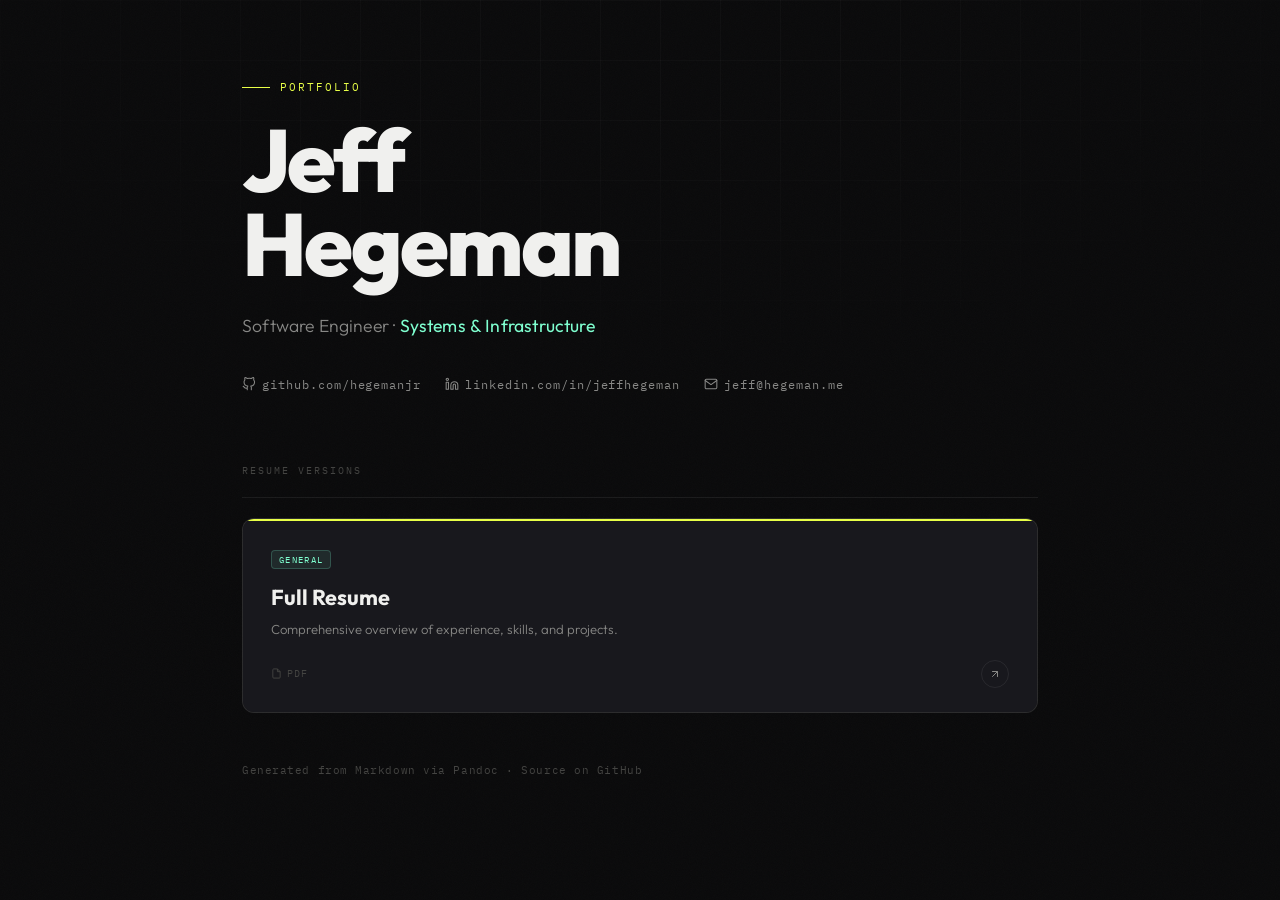
<file: index.html>
<!DOCTYPE html>
<html lang="en">
<head>
    <meta charset="UTF-8">
    <meta name="viewport" content="width=device-width, initial-scale=1.0">
    <title>Jeff Hegeman</title>
    <link rel="preconnect" href="https://fonts.googleapis.com">
    <link href="https://fonts.googleapis.com/css2?family=Outfit:wght@300;400;500;700;800&family=IBM+Plex+Mono:wght@400;500&display=swap" rel="stylesheet">
    <style>
        *, *::before, *::after { box-sizing: border-box; margin: 0; padding: 0; }

        :root {
            --bg: #0a0a0b;
            --bg2: #111114;
            --bg3: #18181d;
            --border: rgba(255,255,255,0.07);
            --border-hover: rgba(255,255,255,0.18);
            --accent: #e8ff47;
            --accent2: #7fffd0;
            --text: #f0f0ee;
            --muted: #888886;
            --faint: #444442;
            --font-display: 'Outfit', sans-serif;
            --font-body: 'Outfit', sans-serif;
            --font-mono: 'IBM Plex Mono', monospace;
        }

        html { font-size: 16px; }

        body {
            background: var(--bg);
            color: var(--text);
            font-family: var(--font-body);
            min-height: 100vh;
            overflow-x: hidden;
        }

        .noise {
            position: fixed; inset: 0; z-index: 0; pointer-events: none; opacity: 0.025;
            background-image: url("data:image/svg+xml,%3Csvg viewBox='0 0 256 256' xmlns='http://www.w3.org/2000/svg'%3E%3Cfilter id='n'%3E%3CfeTurbulence type='fractalNoise' baseFrequency='0.9' numOctaves='4' stitchTiles='stitch'/%3E%3C/filter%3E%3Crect width='100%25' height='100%25' filter='url(%23n)'/%3E%3C/svg%3E");
            background-size: 200px 200px;
        }

        .grid-lines {
            position: fixed; inset: 0; z-index: 0; pointer-events: none;
            background-image:
                    linear-gradient(rgba(255,255,255,0.025) 1px, transparent 1px),
                    linear-gradient(90deg, rgba(255,255,255,0.025) 1px, transparent 1px);
            background-size: 60px 60px;
            mask-image: radial-gradient(ellipse 80% 60% at 50% 0%, black 20%, transparent 80%);
            -webkit-mask-image: radial-gradient(ellipse 80% 60% at 50% 0%, black 20%, transparent 80%);
        }

        .container {
            position: relative; z-index: 1;
            max-width: 860px;
            margin: 0 auto;
            padding: 5rem 2rem 6rem;
        }

        .eyebrow {
            font-family: var(--font-mono);
            font-size: 11px;
            letter-spacing: 0.18em;
            text-transform: uppercase;
            color: var(--accent);
            margin-bottom: 1.5rem;
            display: flex;
            align-items: center;
            gap: 10px;
        }
        .eyebrow::before {
            content: '';
            display: inline-block;
            width: 28px; height: 1px;
            background: var(--accent);
        }

        h1 {
            font-family: var(--font-display);
            font-size: clamp(3rem, 7vw, 5.5rem);
            font-weight: 800;
            line-height: 0.95;
            letter-spacing: -0.03em;
            color: var(--text);
            margin-bottom: 1.25rem;
            padding-bottom: 0.1em;
        }

        .role {
            font-family: var(--font-body);
            font-size: 1.1rem;
            font-weight: 300;
            color: var(--muted);
            margin-bottom: 2.5rem;
            letter-spacing: 0.01em;
        }
        .role span {
            color: var(--accent2);
            font-weight: 400;
        }

        .social-links {
            display: flex;
            gap: 1.5rem;
            margin-bottom: 4.5rem;
            flex-wrap: wrap;
        }
        .social-links a {
            font-family: var(--font-mono);
            font-size: 12px;
            color: var(--muted);
            text-decoration: none;
            letter-spacing: 0.08em;
            display: flex;
            align-items: center;
            gap: 6px;
            transition: color 0.2s;
        }
        .social-links a:hover { color: var(--text); }
        .social-links a svg {
            width: 14px; height: 14px;
            stroke: currentColor;
            fill: none;
            stroke-width: 1.8;
            stroke-linecap: round;
            stroke-linejoin: round;
            flex-shrink: 0;
        }

        .section-label {
            font-family: var(--font-mono);
            font-size: 10px;
            letter-spacing: 0.2em;
            text-transform: uppercase;
            color: var(--faint);
            margin-bottom: 1.25rem;
        }

        .divider {
            border: none;
            border-top: 1px solid var(--border);
            margin-bottom: 1.25rem;
        }

        .resume-grid {
            display: grid;
            grid-template-columns: repeat(auto-fit, minmax(260px, 1fr));
            gap: 1px;
            background: var(--border);
            border: 1px solid var(--border);
            border-radius: 12px;
            overflow: hidden;
            margin-bottom: 3rem;
        }

        .resume-card {
            background: var(--bg2);
            padding: 1.75rem 1.75rem 1.5rem;
            text-decoration: none;
            display: block;
            position: relative;
            transition: background 0.2s;
            overflow: hidden;
        }
        .resume-card:hover { background: var(--bg3); }
        .resume-card.featured { background: var(--bg3); }

        .resume-card::after {
            content: '';
            position: absolute;
            top: 0; left: 0; right: 0;
            height: 2px;
            background: var(--accent);
            transform: scaleX(0);
            transform-origin: left;
            transition: transform 0.3s ease;
        }
        .resume-card.featured::after { transform: scaleX(1); }
        .resume-card:hover::after { transform: scaleX(1); }

        .card-tag {
            display: inline-block;
            font-family: var(--font-mono);
            font-size: 9px;
            letter-spacing: 0.15em;
            text-transform: uppercase;
            color: var(--accent);
            background: rgba(232, 255, 71, 0.08);
            border: 1px solid rgba(232, 255, 71, 0.2);
            border-radius: 4px;
            padding: 3px 7px;
            margin-bottom: 1rem;
        }
        .card-tag.general {
            color: var(--accent2);
            background: rgba(127, 255, 208, 0.08);
            border-color: rgba(127, 255, 208, 0.2);
        }

        .card-title {
            font-family: var(--font-display);
            font-size: 1.35rem;
            font-weight: 700;
            color: var(--text);
            margin-bottom: 0.5rem;
            line-height: 1.2;
        }

        .card-desc {
            font-size: 0.82rem;
            color: var(--muted);
            line-height: 1.6;
            margin-bottom: 1.25rem;
            font-weight: 300;
        }

        .card-footer {
            display: flex;
            align-items: center;
            justify-content: space-between;
        }

        .card-format {
            font-family: var(--font-mono);
            font-size: 10px;
            color: var(--faint);
            letter-spacing: 0.1em;
            display: flex;
            align-items: center;
            gap: 5px;
        }
        .card-format svg {
            width: 11px; height: 11px;
            stroke: currentColor; fill: none;
            stroke-width: 2;
        }

        .card-arrow {
            width: 28px; height: 28px;
            border: 1px solid var(--border);
            border-radius: 50%;
            display: flex; align-items: center; justify-content: center;
            transition: border-color 0.2s, background 0.2s;
        }
        .resume-card:hover .card-arrow {
            border-color: var(--accent);
            background: rgba(232, 255, 71, 0.08);
        }
        .card-arrow svg {
            width: 12px; height: 12px;
            stroke: var(--muted); fill: none;
            stroke-width: 2;
            stroke-linecap: round;
            transition: stroke 0.2s;
        }
        .resume-card:hover .card-arrow svg { stroke: var(--accent); }

        .footer-note {
            font-family: var(--font-mono);
            font-size: 11px;
            color: var(--faint);
            letter-spacing: 0.05em;
            line-height: 1.8;
        }
        .footer-note a {
            color: var(--faint);
            text-decoration: none;
            transition: color 0.2s;
        }
        .footer-note a:hover { color: var(--muted); }

        @keyframes fadeUp {
            from { opacity: 0; transform: translateY(16px); }
            to   { opacity: 1; transform: translateY(0); }
        }
        .animate { animation: fadeUp 0.6s ease both; }
        .d1 { animation-delay: 0.05s; }
        .d2 { animation-delay: 0.15s; }
        .d3 { animation-delay: 0.25s; }
        .d4 { animation-delay: 0.35s; }
        .d5 { animation-delay: 0.45s; }

        @media (max-width: 600px) {
            .container { padding: 3rem 1.25rem 4rem; }
            .resume-grid { grid-template-columns: 1fr; }
        }
    </style>
</head>
<body>
<div class="noise"></div>
<div class="grid-lines"></div>

<div class="container">

    <div class="eyebrow animate d1">Portfolio</div>

    <h1 class="animate d2">Jeff<br>Hegeman</h1>

    <p class="role animate d3">Software Engineer &middot; <span>Systems &amp; Infrastructure</span></p>

    <div class="social-links animate d3">
        <a href="https://github.com/hegemanjr" target="_blank" rel="noopener">
            <svg viewBox="0 0 24 24"><path d="M9 19c-5 1.5-5-2.5-7-3m14 6v-3.87a3.37 3.37 0 0 0-.94-2.61c3.14-.35 6.44-1.54 6.44-7A5.44 5.44 0 0 0 20 4.77 5.07 5.07 0 0 0 19.91 1S18.73.65 16 2.48a13.38 13.38 0 0 0-7 0C6.27.65 5.09 1 5.09 1A5.07 5.07 0 0 0 5 4.77a5.44 5.44 0 0 0-1.5 3.78c0 5.42 3.3 6.61 6.44 7A3.37 3.37 0 0 0 9 18.13V22"/></svg>
            github.com/hegemanjr
        </a>
        <a href="https://linkedin.com/in/jeffhegeman/" target="_blank" rel="noopener">
            <svg viewBox="0 0 24 24"><path d="M16 8a6 6 0 0 1 6 6v7h-4v-7a2 2 0 0 0-2-2 2 2 0 0 0-2 2v7h-4v-7a6 6 0 0 1 6-6z"/><rect x="2" y="9" width="4" height="12"/><circle cx="4" cy="4" r="2"/></svg>
            linkedin.com/in/jeffhegeman
        </a>
        <a href="mailto:jeff@hegeman.me">
            <svg viewBox="0 0 24 24"><path d="M4 4h16c1.1 0 2 .9 2 2v12c0 1.1-.9 2-2 2H4c-1.1 0-2-.9-2-2V6c0-1.1.9-2 2-2z"/><polyline points="22,6 12,13 2,6"/></svg>
            jeff@hegeman.me
        </a>
    </div>

    <div class="animate d4">
        <p class="section-label">Resume versions</p>
        <hr class="divider">

        <div class="resume-grid">

            <a class="resume-card featured" href="resume.pdf" target="_blank" rel="noopener">
                <div class="card-tag general">General</div>
                <div class="card-title">Full Resume</div>
                <p class="card-desc">Comprehensive overview of experience, skills, and projects.</p>
                <div class="card-footer">
                    <div class="card-format">
                        <svg viewBox="0 0 24 24"><path d="M14 2H6a2 2 0 0 0-2 2v16a2 2 0 0 0 2 2h12a2 2 0 0 0 2-2V8z"/><polyline points="14 2 14 8 20 8"/></svg>
                        PDF
                    </div>
                    <div class="card-arrow">
                        <svg viewBox="0 0 24 24"><line x1="7" y1="17" x2="17" y2="7"/><polyline points="7 7 17 7 17 17"/></svg>
                    </div>
                </div>
            </a>

<!--            <a class="resume-card" href="resume-backend.pdf" target="_blank" rel="noopener">-->
<!--                <div class="card-tag">Tailored</div>-->
<!--                <div class="card-title">Backend Engineering</div>-->
<!--                <p class="card-desc">Emphasizes distributed systems, APIs, and infrastructure experience. Ideal for backend-focused roles.</p>-->
<!--                <div class="card-footer">-->
<!--                    <div class="card-format">-->
<!--                        <svg viewBox="0 0 24 24"><path d="M14 2H6a2 2 0 0 0-2 2v16a2 2 0 0 0 2 2h12a2 2 0 0 0 2-2V8z"/><polyline points="14 2 14 8 20 8"/></svg>-->
<!--                        PDF-->
<!--                    </div>-->
<!--                    <div class="card-arrow">-->
<!--                        <svg viewBox="0 0 24 24"><line x1="7" y1="17" x2="17" y2="7"/><polyline points="7 7 17 7 17 17"/></svg>-->
<!--                    </div>-->
<!--                </div>-->
<!--            </a>-->

<!--            <a class="resume-card" href="resume-ml.pdf" target="_blank" rel="noopener">-->
<!--                <div class="card-tag">Tailored</div>-->
<!--                <div class="card-title">ML / AI Engineering</div>-->
<!--                <p class="card-desc">Highlights data pipelines, model deployment, and applied ML projects. For roles with an AI focus.</p>-->
<!--                <div class="card-footer">-->
<!--                    <div class="card-format">-->
<!--                        <svg viewBox="0 0 24 24"><path d="M14 2H6a2 2 0 0 0-2 2v16a2 2 0 0 0 2 2h12a2 2 0 0 0 2-2V8z"/><polyline points="14 2 14 8 20 8"/></svg>-->
<!--                        PDF-->
<!--                    </div>-->
<!--                    <div class="card-arrow">-->
<!--                        <svg viewBox="0 0 24 24"><line x1="7" y1="17" x2="17" y2="7"/><polyline points="7 7 17 7 17 17"/></svg>-->
<!--                    </div>-->
<!--                </div>-->
<!--            </a>-->

        </div>
    </div>

    <p class="footer-note animate d5">
        Generated from Markdown via Pandoc &middot; Source on <a href="https://github.com/hegemanjr/resume" target="_blank" rel="noopener">GitHub</a>
    </p>

</div>
</body>
</html>
</file>
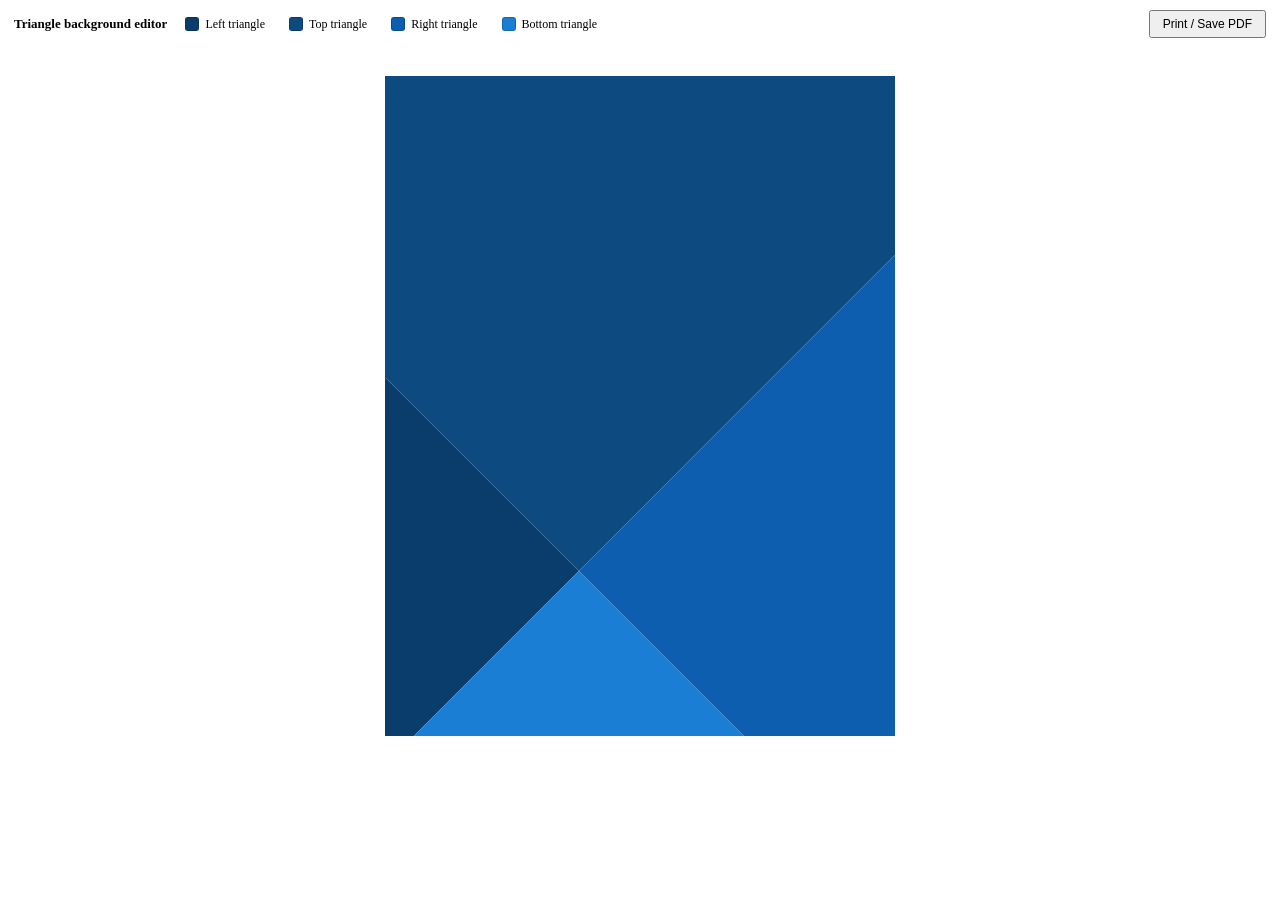
<file: titlepage-background/backgrounds/resume_triangle_background_v4.html>
<style>
  * { box-sizing: border-box; margin: 0; padding: 0; }
  #controls {
    padding: 10px 14px;
    border-bottom: 0.5px solid var(--color-border-tertiary);
    display: flex; align-items: center; gap: 10px; flex-wrap: wrap; font-size: 13px;
  }
  #controls strong { color: var(--color-text-primary); }
  #swatch-row { display: flex; gap: 8px; flex-wrap: wrap; align-items: center; }
  .swatch {
    display: flex; align-items: center; gap: 6px; font-size: 12px;
    color: var(--color-text-secondary); cursor: pointer; padding: 4px 8px;
    border: 0.5px solid var(--color-border-tertiary); border-radius: var(--border-radius-md);
    background: var(--color-background-secondary);
  }
  .swatch:hover { border-color: var(--color-border-secondary); }
  .swatch-dot { width: 14px; height: 14px; border-radius: 3px; border: 0.5px solid rgba(0,0,0,0.2); flex-shrink: 0; }
  .hidden-input { position: absolute; opacity: 0; width: 0; height: 0; pointer-events: none; }
  #controls button { font-size: 12px; padding: 5px 12px; cursor: pointer; margin-left: auto; }
  #canvas-wrap {
    display: flex; justify-content: center; padding: 16px;
    background: var(--color-background-secondary);
    border-radius: var(--border-radius-lg); margin-top: 12px;
  }
  #bg-svg {
    width: 510px; height: 660px; display: block;
    border: 0.5px solid var(--color-border-secondary); overflow: hidden;
  }
</style>

<div id="controls">
  <strong>Triangle background editor</strong>
  <div id="swatch-row"></div>
  <button onclick="printBg()">Print / Save PDF</button>
</div>

<div id="canvas-wrap">
  <svg id="bg-svg" viewBox="0 0 510 660" xmlns="http://www.w3.org/2000/svg"></svg>
</div>

<script>
const W = 510, H = 660;

// Convergence point — roughly lower-left per the reference image
const CX = W * 0.38;
const CY = H * 0.75;

// Two perpendicular axes through (CX, CY):
// Axis 1: angle A (controls the "dividing line" slope)
// Axis 2: angle A + 90°
// These two lines divide the plane into 4 quadrants, each filled by one triangle.
// Each triangle is defined by: the convergence point + two far corners of the canvas (extended well beyond).

const A = -45; // degrees — tilt of axis 1 (roughly matches the diagonal in the reference)
const rad = A * Math.PI / 180;
const BIG = 3000; // extend far beyond canvas so triangles always cover fully

// Unit vectors along the two axes
const ax1 = { x: Math.cos(rad), y: Math.sin(rad) };
const ax2 = { x: Math.cos(rad + Math.PI/2), y: Math.sin(rad + Math.PI/2) };

// Four far points along ±axis1 and ±axis2
const p1  = { x: CX + ax1.x * BIG,  y: CY + ax1.y * BIG  }; // axis1 forward
const p1n = { x: CX - ax1.x * BIG,  y: CY - ax1.y * BIG  }; // axis1 backward
const p2  = { x: CX + ax2.x * BIG,  y: CY + ax2.y * BIG  }; // axis2 forward
const p2n = { x: CX - ax2.x * BIG,  y: CY - ax2.y * BIG  }; // axis2 backward

function pt(p) { return `${p.x},${p.y}`; }

// Each triangle spans one 90° wedge: convergence point + two adjacent far points
// Quadrant order matches the reference: top (dark), left, right, bottom (bright)
const triangles = [
  {
    id: 'left',
    label: 'Left triangle',
    points: `${pt({x:CX,y:CY})} ${pt(p1n)} ${pt(p2n)}`,
    color: '#0a3d6b'
  },
  {
    id: 'top',
    label: 'Top triangle',
    points: `${pt({x:CX,y:CY})} ${pt(p2n)} ${pt(p1)}`,
    color: '#0d4a80'
  },
  {
    id: 'right',
    label: 'Right triangle',
    points: `${pt({x:CX,y:CY})} ${pt(p1)} ${pt(p2)}`,
    color: '#0d5eaf'
  },
  {
    id: 'bottom',
    label: 'Bottom triangle',
    points: `${pt({x:CX,y:CY})} ${pt(p2)} ${pt(p1n)}`,
    color: '#1a7fd4'
  }
];

const svg = document.getElementById('bg-svg');
const swatchRow = document.getElementById('swatch-row');

function render() {
  svg.innerHTML = '';
  // clip to canvas bounds
  const defs = document.createElementNS('http://www.w3.org/2000/svg','defs');
  const clip = document.createElementNS('http://www.w3.org/2000/svg','clipPath');
  clip.setAttribute('id','canvas-clip');
  const rect = document.createElementNS('http://www.w3.org/2000/svg','rect');
  rect.setAttribute('x','0'); rect.setAttribute('y','0');
  rect.setAttribute('width',W); rect.setAttribute('height',H);
  clip.appendChild(rect);
  defs.appendChild(clip);
  svg.appendChild(defs);

  const g = document.createElementNS('http://www.w3.org/2000/svg','g');
  g.setAttribute('clip-path','url(#canvas-clip)');

  triangles.forEach(t => {
    const el = document.createElementNS('http://www.w3.org/2000/svg','polygon');
    el.setAttribute('points', t.points);
    el.setAttribute('fill', t.color);
    g.appendChild(el);
  });

  svg.appendChild(g);
}

function buildSwatches() {
  swatchRow.innerHTML = '';
  triangles.forEach(t => {
    const wrap = document.createElement('label');
    wrap.className = 'swatch';
    const dot = document.createElement('span');
    dot.className = 'swatch-dot';
    dot.style.background = t.color;
    const lbl = document.createElement('span');
    lbl.textContent = t.label;
    const inp = document.createElement('input');
    inp.type = 'color';
    inp.className = 'hidden-input';
    inp.value = t.color;
    inp.addEventListener('input', e => {
      t.color = e.target.value;
      dot.style.background = t.color;
      render();
    });
    wrap.appendChild(dot);
    wrap.appendChild(lbl);
    wrap.appendChild(inp);
    swatchRow.appendChild(wrap);
  });
}

function printBg() {
  const serializer = new XMLSerializer();
  const clone = svg.cloneNode(true);
  clone.setAttribute('viewBox', `0 0 ${W} ${H}`);
  clone.setAttribute('width', '8.5in');
  clone.setAttribute('height', '11in');
  const svgStr = serializer.serializeToString(clone);
  const blob = new Blob([svgStr], {type:'image/svg+xml'});
  const url = URL.createObjectURL(blob);
  const win = window.open('','_blank');
  win.document.write(`<!DOCTYPE html><html><head><title>Resume Background</title>
  <style>
    @page { size: 8.5in 11in; margin: 0; }
    * { margin:0; padding:0; }
    body { width:8.5in; height:11in; overflow:hidden; }
    img { width:8.5in; height:11in; display:block; }
  </style></head><body><img src="${url}"/></body></html>`);
  win.document.close();
  win.onload = () => win.print();
}

buildSwatches();
render();
</script>
</file>
